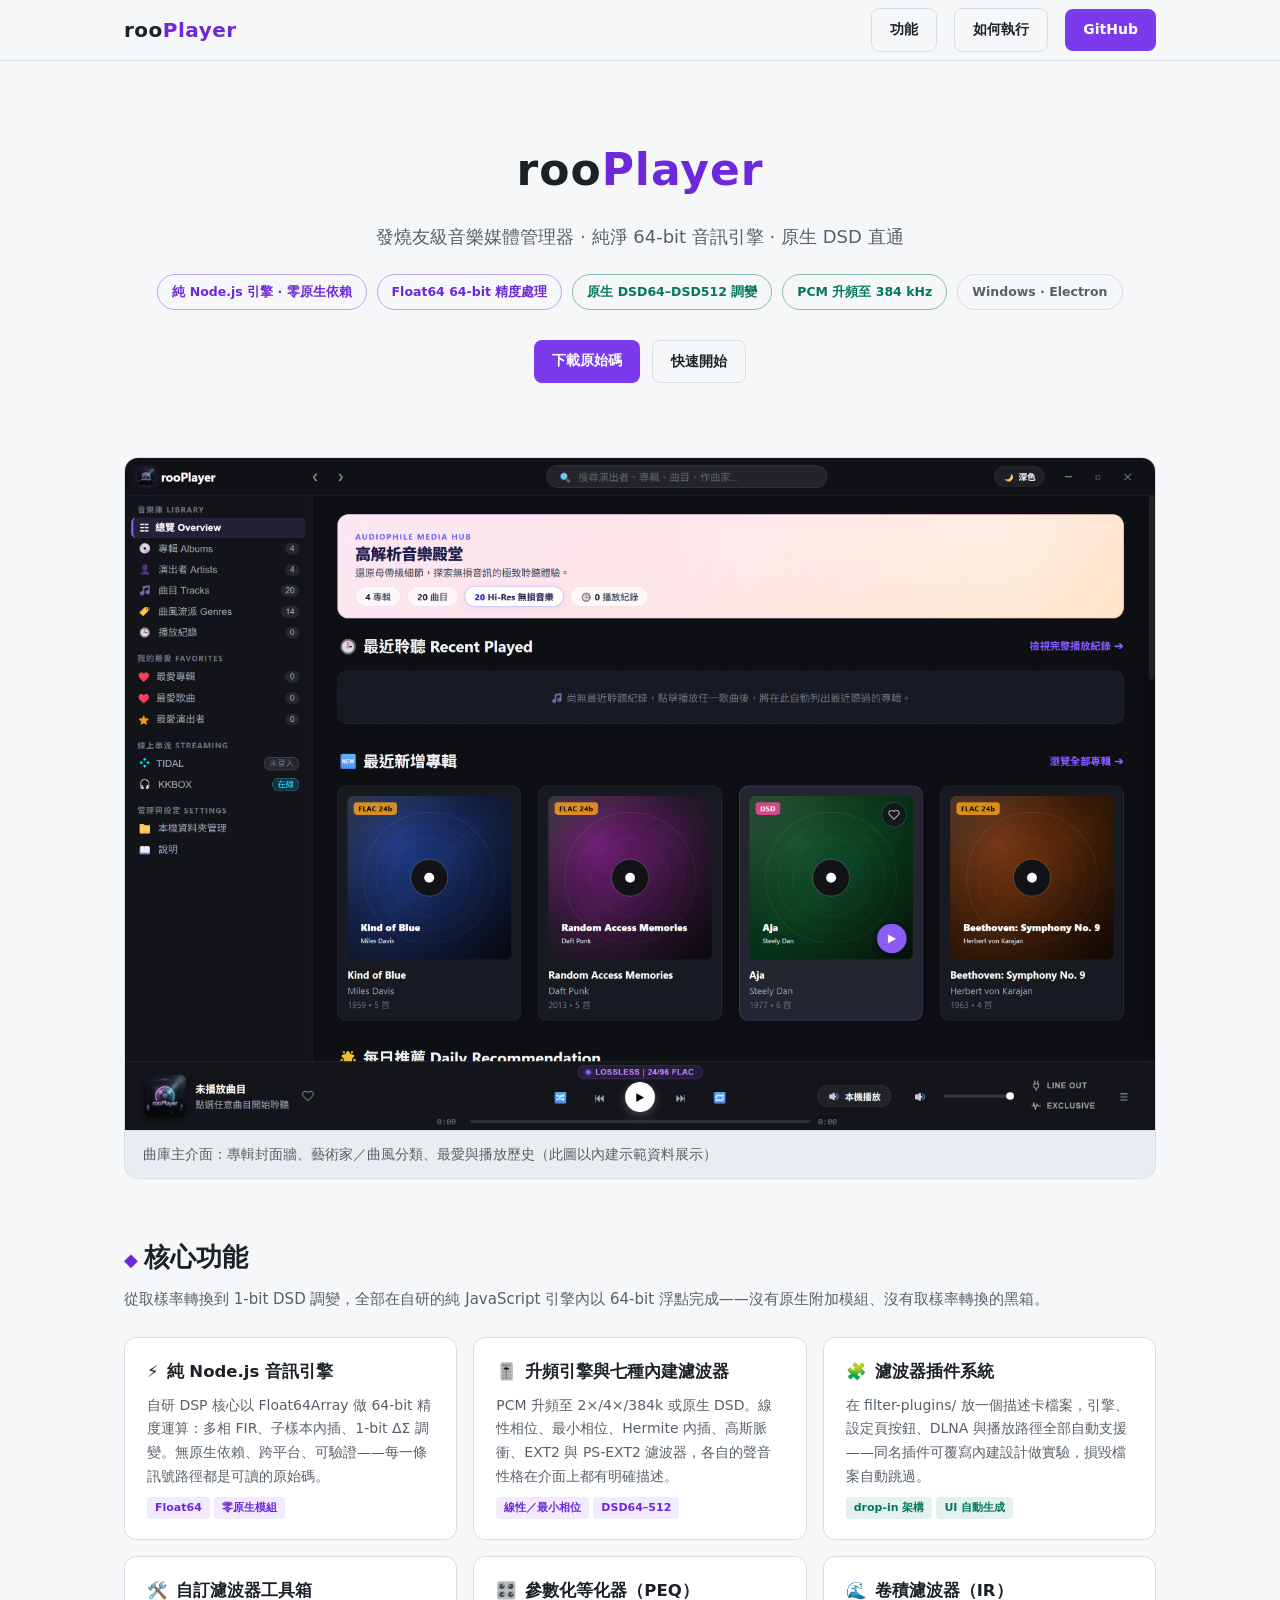
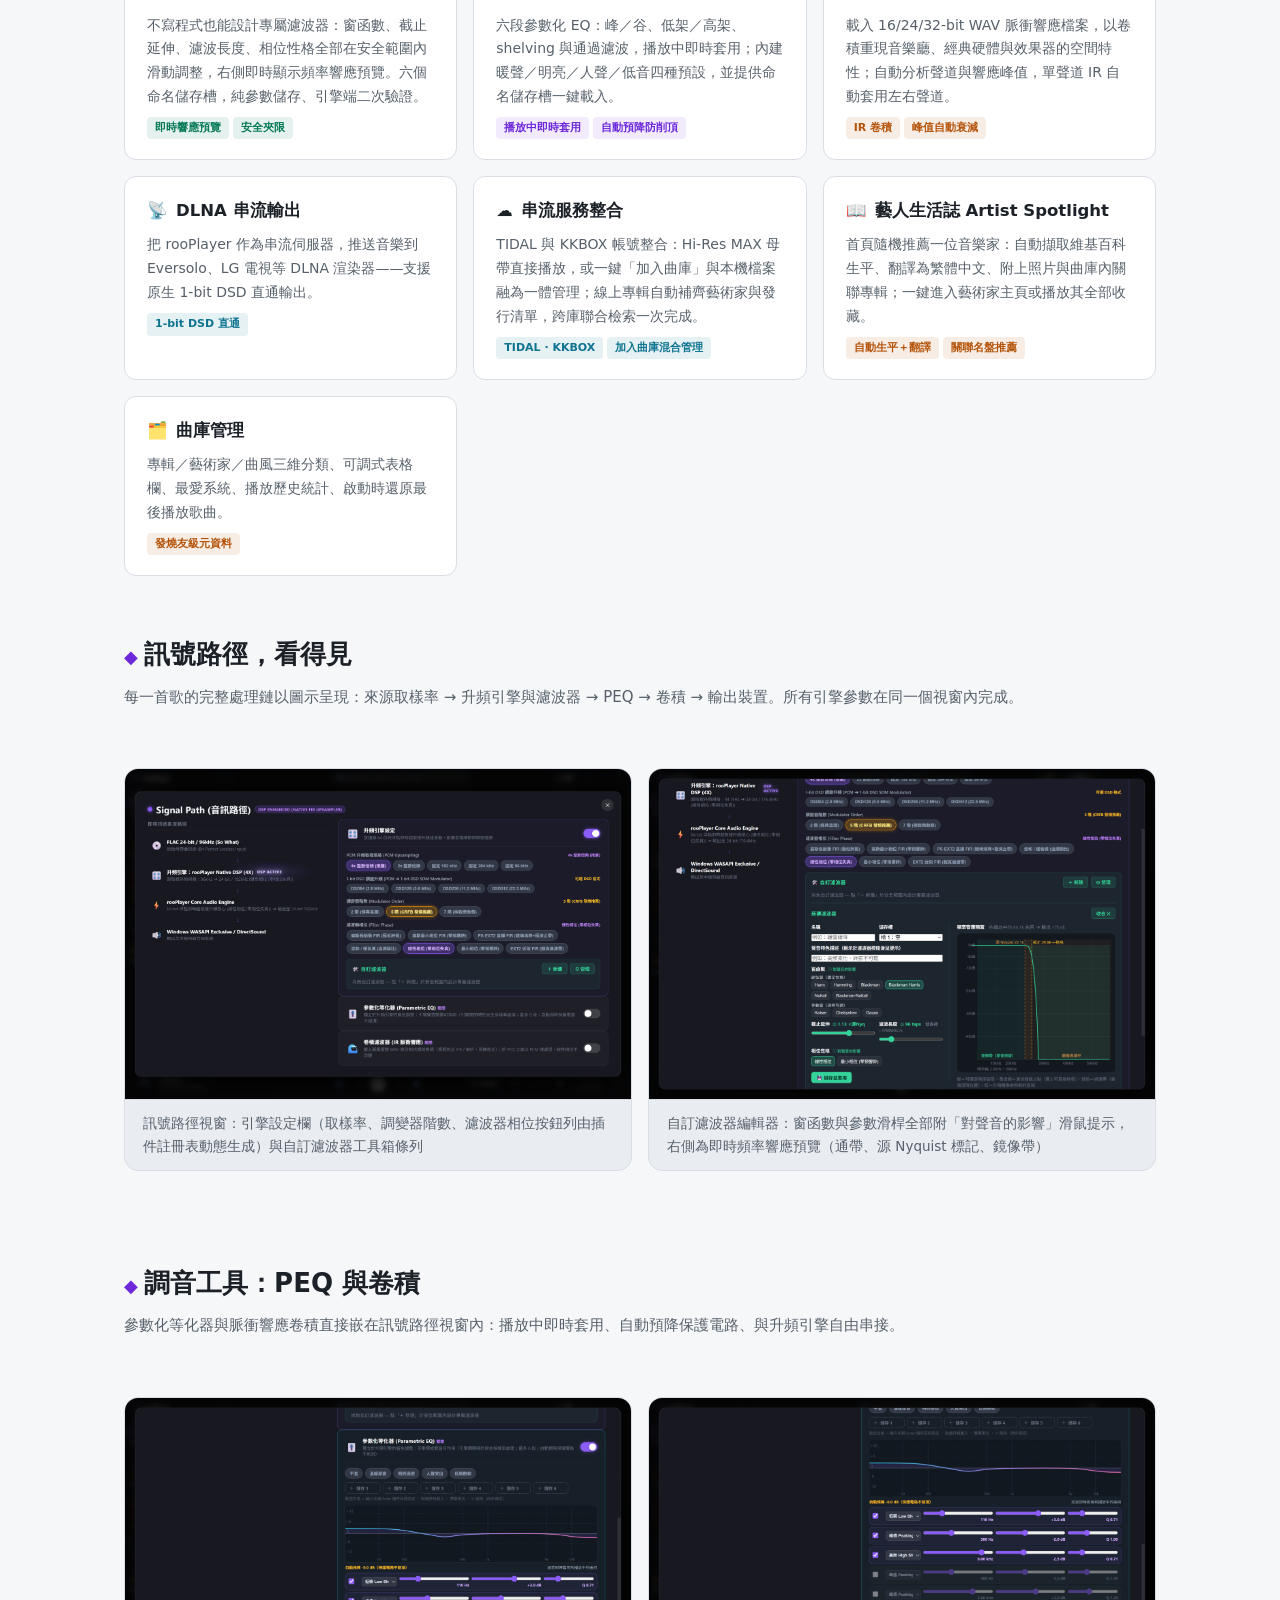
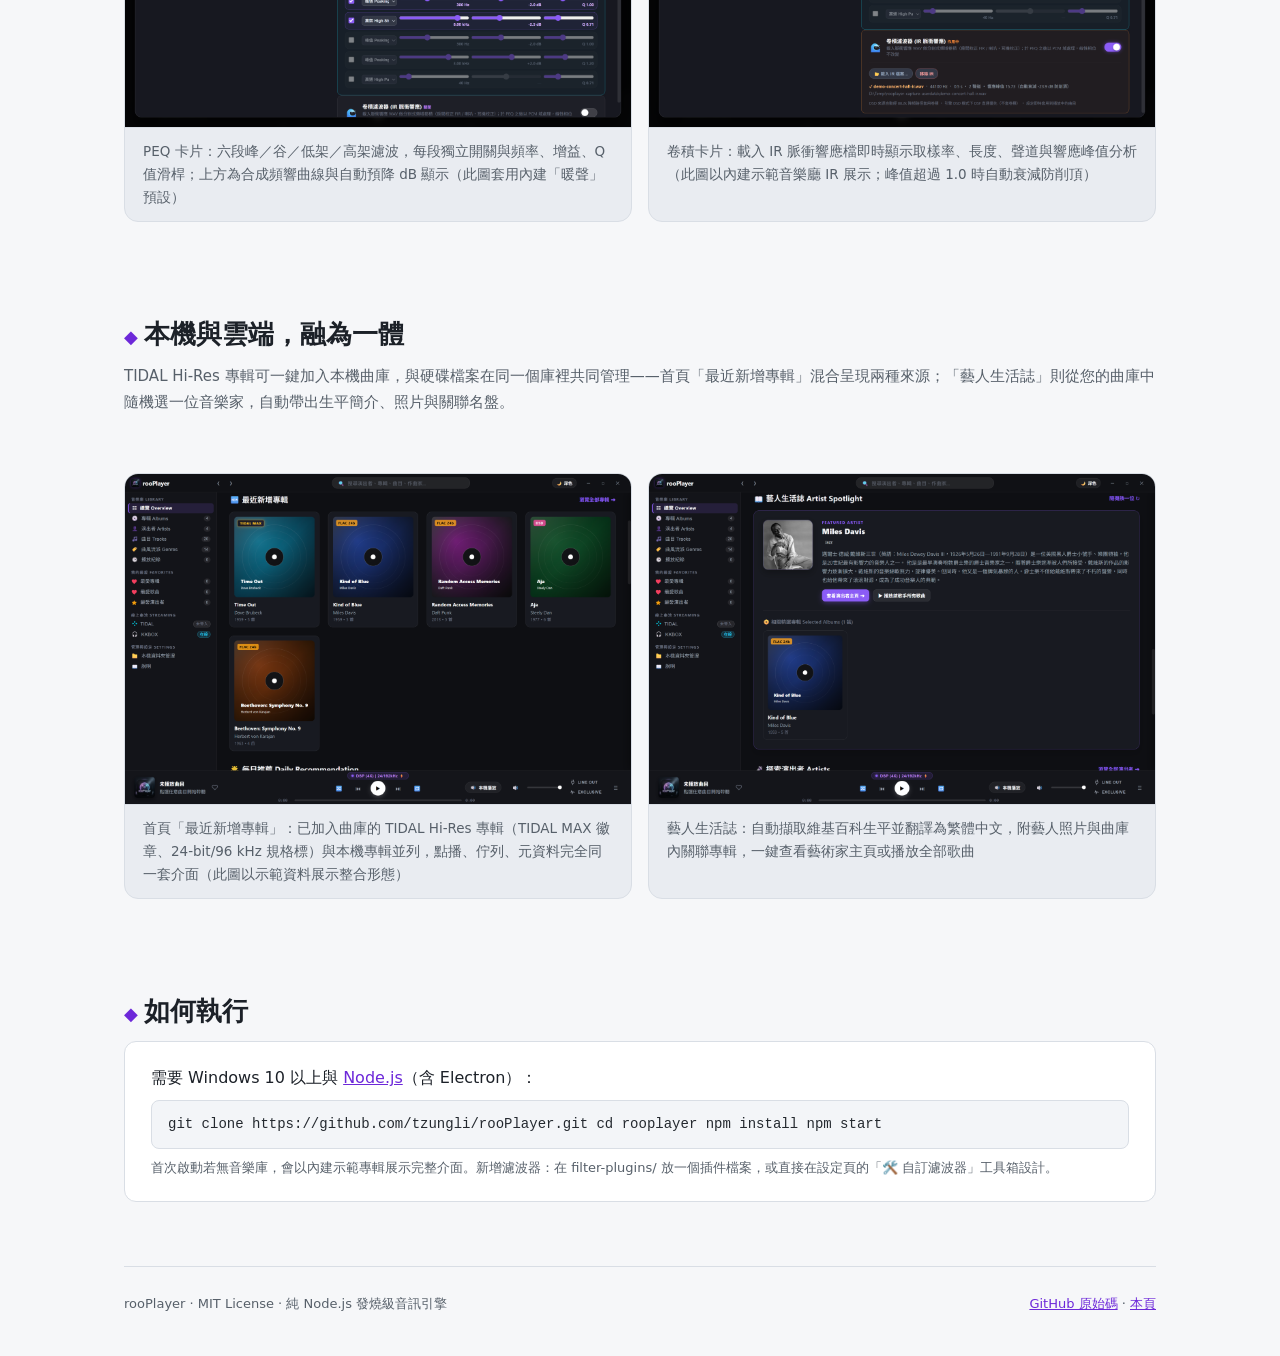
<file: frontend/docs/index.html>
<!DOCTYPE html>
<html lang="zh-Hant">
<head>
<meta charset="UTF-8">
<meta name="viewport" content="width=device-width, initial-scale=1.0">
<title>rooPlayer — 發燒友音樂媒體管理器</title>
<meta name="description" content="rooPlayer：純 Node.js 64-bit 音訊引擎的發燒級音樂播放器。原生 DSD、升頻引擎、濾波器插件與自訂工具箱、PEQ、卷積、DLNA 串流。">
<style>
  :root {
    --bg: #f6f7f9; --bg2: #e9ecf1; --card: #ffffff; --border: #d9dee5;
    --text: #1c2128; --text2: #57606a; --purple: #7c3aed; --purple2: #6d28d9;
    --green: #047857; --amber: #b45309; --cyan: #0e7490;
  }
  * { margin: 0; padding: 0; box-sizing: border-box; }
  body { background: var(--bg); color: var(--text); font-family: "Segoe UI", "Microsoft JhengHei", system-ui, sans-serif; line-height: 1.7; }
  .wrap { max-width: 1080px; margin: 0 auto; padding: 0 24px; }

  header { position: sticky; top: 0; background: rgba(246,247,249,.92); backdrop-filter: blur(10px); border-bottom: 1px solid var(--border); z-index: 10; }
  .nav { display: flex; align-items: center; justify-content: space-between; height: 60px; }
  .logo { font-size: 20px; font-weight: 800; letter-spacing: .5px; }
  .logo span { color: var(--purple2); }
  .nav a.btn { margin-left: 12px; }
  .btn { display: inline-block; background: var(--purple); color: #fff; text-decoration: none; font-weight: 700; font-size: 14px; padding: 9px 18px; border-radius: 8px; transition: .2s; }
  .btn:hover { background: var(--purple2); }
  .btn.ghost { background: transparent; border: 1px solid var(--border); color: var(--text); }
  .btn.ghost:hover { border-color: var(--purple2); color: var(--purple2); }

  .hero { text-align: center; padding: 72px 0 40px; }
  .hero h1 { font-size: 44px; font-weight: 800; letter-spacing: 1px; }
  .hero h1 span { color: var(--purple2); }
  .hero .tagline { color: var(--text2); font-size: 18px; margin-top: 14px; }
  .hero .badges { margin-top: 22px; display: flex; gap: 10px; justify-content: center; flex-wrap: wrap; }
  .badge { font-size: 12.5px; font-weight: 700; padding: 6px 14px; border-radius: 20px; border: 1px solid var(--border); color: var(--text2); }
  .badge.p { border-color: rgba(124,58,237,.45); color: var(--purple2); }
  .badge.g { border-color: rgba(4,120,87,.45); color: var(--green); }
  .hero .cta { margin-top: 30px; display: flex; gap: 12px; justify-content: center; }

  .shot { margin: 34px 0; border: 1px solid var(--border); border-radius: 14px; overflow: hidden; background: var(--bg2); }
  .shot img { width: 100%; display: block; }
  .shot .cap { padding: 12px 18px; font-size: 13.5px; color: var(--text2); border-top: 1px solid var(--border); }

  h2 { font-size: 26px; margin: 56px 0 8px; }
  h2::before { content: "◆ "; color: var(--purple2); font-size: 18px; }
  .sub { color: var(--text2); margin-bottom: 24px; font-size: 15px; }

  .grid { display: grid; grid-template-columns: repeat(auto-fit, minmax(300px, 1fr)); gap: 16px; }
  .card { background: var(--card); border: 1px solid var(--border); border-radius: 12px; padding: 20px 22px; }
  .card h3 { font-size: 16.5px; margin-bottom: 8px; }
  .card h3 .ico { margin-right: 8px; }
  .card p { font-size: 14px; color: var(--text2); }
  .card .tag { display: inline-block; font-size: 11px; font-weight: 700; padding: 2px 8px; border-radius: 4px; margin: 8px 4px 0 0; }
  .tag.p { background: rgba(124,58,237,.10); color: var(--purple2); }
  .tag.g { background: rgba(4,120,87,.10); color: var(--green); }
  .tag.a { background: rgba(180,83,9,.10); color: var(--amber); }
  .tag.c { background: rgba(14,116,144,.10); color: var(--cyan); }

  .cols2 { display: grid; grid-template-columns: 1fr 1fr; gap: 16px; }
  @media (max-width: 820px) { .cols2 { grid-template-columns: 1fr; } .hero h1 { font-size: 30px; } }

  .run { background: var(--card); border: 1px solid var(--border); border-radius: 12px; padding: 22px 26px; }
  .run code { display: block; background: #f3f5f8; border: 1px solid var(--border); border-radius: 8px; padding: 12px 16px; font-family: Consolas, monospace; font-size: 14px; color: #24292f; margin: 8px 0; }
  .run .note { font-size: 13px; color: var(--text2); }

  footer { margin-top: 64px; border-top: 1px solid var(--border); padding: 26px 0 40px; color: var(--text2); font-size: 13px; display: flex; justify-content: space-between; flex-wrap: wrap; gap: 10px; }
  footer a { color: var(--purple2); }
</style>
</head>
<body>

<header>
  <div class="wrap nav">
    <div class="logo">roo<span>Player</span></div>
    <nav>
      <a class="btn ghost" href="#features">功能</a>
      <a class="btn ghost" href="#run">如何執行</a>
      <a class="btn" href="https://github.com/tzungli/rooPlayer">GitHub</a>
    </nav>
  </div>
</header>

<div class="wrap">

  <section class="hero">
    <h1>roo<span>Player</span></h1>
    <div class="tagline">發燒友級音樂媒體管理器 · 純淨 64-bit 音訊引擎 · 原生 DSD 直通</div>
    <div class="badges">
      <span class="badge p">純 Node.js 引擎 · 零原生依賴</span>
      <span class="badge p">Float64 64-bit 精度處理</span>
      <span class="badge g">原生 DSD64–DSD512 調變</span>
      <span class="badge g">PCM 升頻至 384 kHz</span>
      <span class="badge">Windows · Electron</span>
    </div>
    <div class="cta">
      <a class="btn" href="https://github.com/tzungli/rooPlayer">下載原始碼</a>
      <a class="btn ghost" href="#run">快速開始</a>
    </div>
  </section>

  <figure class="shot">
    <img src="img/home.png" alt="rooPlayer 曲庫主介面" loading="lazy">
    <figcaption class="cap">曲庫主介面：專輯封面牆、藝術家／曲風分類、最愛與播放歷史（此圖以內建示範資料展示）</figcaption>
  </figure>

  <section id="features">
    <h2>核心功能</h2>
    <p class="sub">從取樣率轉換到 1-bit DSD 調變，全部在自研的純 JavaScript 引擎內以 64-bit 浮點完成——沒有原生附加模組、沒有取樣率轉換的黑箱。</p>

    <div class="grid">
      <div class="card">
        <h3><span class="ico">⚡</span>純 Node.js 音訊引擎</h3>
        <p>自研 DSP 核心以 Float64Array 做 64-bit 精度運算：多相 FIR、子樣本內插、1-bit ΔΣ 調變。無原生依賴、跨平台、可驗證——每一條訊號路徑都是可讀的原始碼。</p>
        <span class="tag p">Float64</span><span class="tag p">零原生模組</span>
      </div>
      <div class="card">
        <h3><span class="ico">🎚️</span>升頻引擎與七種內建濾波器</h3>
        <p>PCM 升頻至 2×/4×/384k 或原生 DSD。線性相位、最小相位、Hermite 內插、高斯脈衝、EXT2 與 PS-EXT2 濾波器，各自的聲音性格在介面上都有明確描述。</p>
        <span class="tag p">線性／最小相位</span><span class="tag p">DSD64–512</span>
      </div>
      <div class="card">
        <h3><span class="ico">🧩</span>濾波器插件系統</h3>
        <p>在 filter-plugins/ 放一個描述卡檔案，引擎、設定頁按鈕、DLNA 與播放路徑全部自動支援——同名插件可覆寫內建設計做實驗，損毀檔案自動跳過。</p>
        <span class="tag g">drop-in 架構</span><span class="tag g">UI 自動生成</span>
      </div>
      <div class="card">
        <h3><span class="ico">🛠️</span>自訂濾波器工具箱</h3>
        <p>不寫程式也能設計專屬濾波器：窗函數、截止延伸、濾波長度、相位性格全部在安全範圍內滑動調整，右側即時顯示頻率響應預覽。六個命名儲存槽，純參數儲存、引擎端二次驗證。</p>
        <span class="tag g">即時響應預覽</span><span class="tag g">安全夾限</span>
      </div>
      <div class="card">
        <h3><span class="ico">🎛️</span>參數化等化器（PEQ）</h3>
        <p>六段參數化 EQ：峰／谷、低架／高架、 shelving 與通過濾波，播放中即時套用；內建暖聲／明亮／人聲／低音四種預設，並提供命名儲存槽一鍵載入。</p>
        <span class="tag p">播放中即時套用</span><span class="tag p">自動預降防削頂</span>
      </div>
      <div class="card">
        <h3><span class="ico">🌊</span>卷積濾波器（IR）</h3>
        <p>載入 16/24/32-bit WAV 脈衝響應檔案，以卷積重現音樂廳、經典硬體與效果器的空間特性；自動分析聲道與響應峰值，單聲道 IR 自動套用左右聲道。</p>
        <span class="tag a">IR 卷積</span><span class="tag a">峰值自動衰減</span>
      </div>
      <div class="card">
        <h3><span class="ico">📡</span>DLNA 串流輸出</h3>
        <p>把 rooPlayer 作為串流伺服器，推送音樂到 Eversolo、LG 電視等 DLNA 渲染器——支援原生 1-bit DSD 直通輸出。</p>
        <span class="tag c">1-bit DSD 直通</span>
      </div>
      <div class="card">
        <h3><span class="ico">☁️</span>串流服務整合</h3>
        <p>TIDAL 與 KKBOX 帳號整合：Hi-Res MAX 母帶直接播放，或一鍵「加入曲庫」與本機檔案融為一體管理；線上專輯自動補齊藝術家與發行清單，跨庫聯合檢索一次完成。</p>
        <span class="tag c">TIDAL · KKBOX</span><span class="tag c">加入曲庫混合管理</span>
      </div>
      <div class="card">
        <h3><span class="ico">📖</span>藝人生活誌 Artist Spotlight</h3>
        <p>首頁隨機推薦一位音樂家：自動擷取維基百科生平、翻譯為繁體中文、附上照片與曲庫內關聯專輯；一鍵進入藝術家主頁或播放其全部收藏。</p>
        <span class="tag a">自動生平＋翻譯</span><span class="tag a">關聯名盤推薦</span>
      </div>
      <div class="card">
        <h3><span class="ico">🗂️</span>曲庫管理</h3>
        <p>專輯／藝術家／曲風三維分類、可調式表格欄、最愛系統、播放歷史統計、啟動時還原最後播放歌曲。</p>
        <span class="tag a">發燒友級元資料</span>
      </div>
    </div>
  </section>

  <section>
    <h2>訊號路徑，看得見</h2>
    <p class="sub">每一首歌的完整處理鏈以圖示呈現：來源取樣率 → 升頻引擎與濾波器 → PEQ → 卷積 → 輸出裝置。所有引擎參數在同一個視窗內完成。</p>
    <div class="cols2">
      <figure class="shot">
        <img src="img/signalpath.png" alt="訊號路徑設定視窗" loading="lazy">
        <figcaption class="cap">訊號路徑視窗：引擎設定欄（取樣率、調變器階數、濾波器相位按鈕列由插件註冊表動態生成）與自訂濾波器工具箱條列</figcaption>
      </figure>
      <figure class="shot">
        <img src="img/toolbox.png" alt="自訂濾波器工具箱編輯器" loading="lazy">
        <figcaption class="cap">自訂濾波器編輯器：窗函數與參數滑桿全部附「對聲音的影響」滑鼠提示，右側為即時頻率響應預覽（通帶、源 Nyquist 標記、鏡像帶）</figcaption>
      </figure>
    </div>
  </section>

  <section>
    <h2>調音工具：PEQ 與卷積</h2>
    <p class="sub">參數化等化器與脈衝響應卷積直接嵌在訊號路徑視窗內：播放中即時套用、自動預降保護電路、與升頻引擎自由串接。</p>
    <div class="cols2">
      <figure class="shot">
        <img src="img/peq.png" alt="參數化等化器 PEQ 卡片" loading="lazy">
        <figcaption class="cap">PEQ 卡片：六段峰／谷／低架／高架濾波，每段獨立開關與頻率、增益、Q 值滑桿；上方為合成頻響曲線與自動預降 dB 顯示（此圖套用內建「暖聲」預設）</figcaption>
      </figure>
      <figure class="shot">
        <img src="img/conv.png" alt="卷積濾波器 IR 卡片" loading="lazy">
        <figcaption class="cap">卷積卡片：載入 IR 脈衝響應檔即時顯示取樣率、長度、聲道與響應峰值分析（此圖以內建示範音樂廳 IR 展示；峰值超過 1.0 時自動衰減防削頂）</figcaption>
      </figure>
    </div>
  </section>

  <section>
    <h2>本機與雲端，融為一體</h2>
    <p class="sub">TIDAL Hi-Res 專輯可一鍵加入本機曲庫，與硬碟檔案在同一個庫裡共同管理——首頁「最近新增專輯」混合呈現兩種來源；「藝人生活誌」則從您的曲庫中隨機選一位音樂家，自動帶出生平簡介、照片與關聯名盤。</p>
    <div class="cols2">
      <figure class="shot">
        <img src="img/tidal.png" alt="TIDAL 專輯與本機曲庫混合管理" loading="lazy">
        <figcaption class="cap">首頁「最近新增專輯」：已加入曲庫的 TIDAL Hi-Res 專輯（TIDAL MAX 徽章、24-bit/96 kHz 規格標）與本機專輯並列，點播、佇列、元資料完全同一套介面（此圖以示範資料展示整合形態）</figcaption>
      </figure>
      <figure class="shot">
        <img src="img/spotlight.png" alt="藝人生活誌 Artist Spotlight" loading="lazy">
        <figcaption class="cap">藝人生活誌：自動擷取維基百科生平並翻譯為繁體中文，附藝人照片與曲庫內關聯專輯，一鍵查看藝術家主頁或播放全部歌曲</figcaption>
      </figure>
    </div>
  </section>

  <section id="run">
    <h2>如何執行</h2>
    <div class="run">
      <p>需要 Windows 10 以上與 <a href="https://nodejs.org" style="color:var(--purple2)">Node.js</a>（含 Electron）：</p>
      <code>git clone https://github.com/tzungli/rooPlayer.git
cd rooplayer
npm install
npm start</code>
      <p class="note">首次啟動若無音樂庫，會以內建示範專輯展示完整介面。新增濾波器：在 filter-plugins/ 放一個插件檔案，或直接在設定頁的「🛠️ 自訂濾波器」工具箱設計。</p>
    </div>
  </section>

  <footer>
    <div>rooPlayer · MIT License · 純 Node.js 發燒級音訊引擎</div>
    <div><a href="https://github.com/tzungli/rooPlayer">GitHub 原始碼</a> · <a href="https://tzungli.github.io/rooPlayer/">本頁</a></div>
  </footer>

</div>
</body>
</html>
</file>
